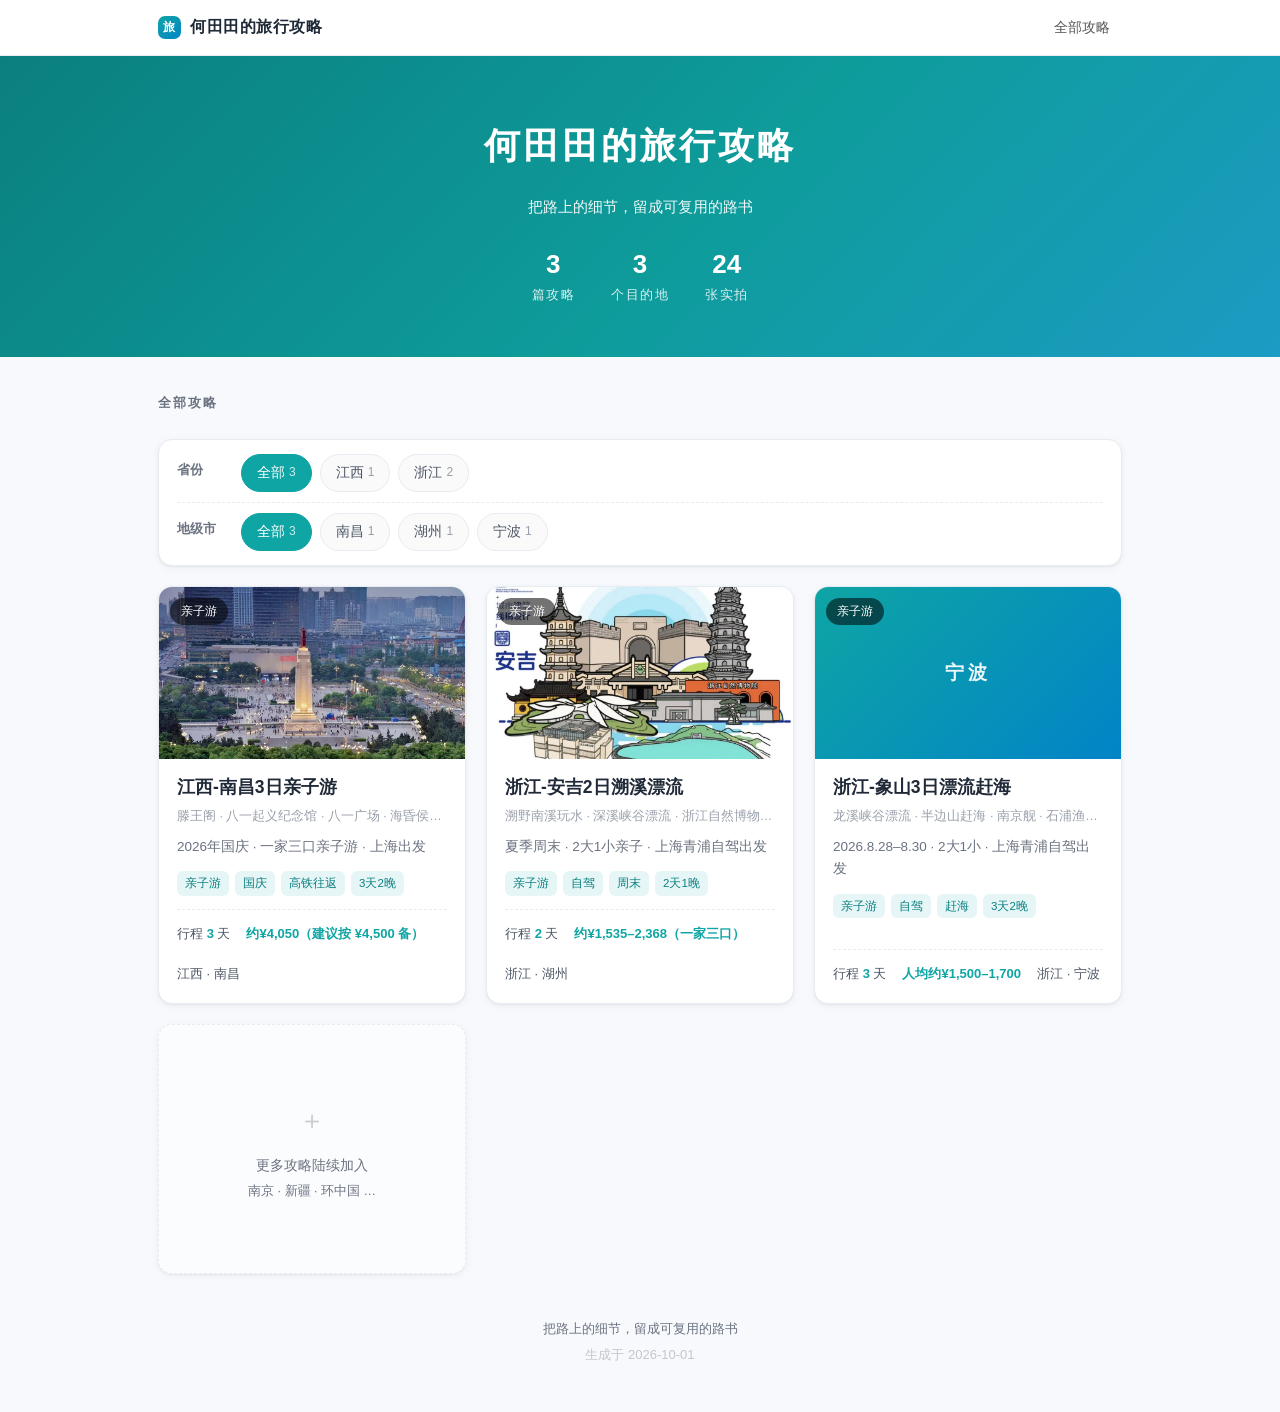
<file: index.html>
<!DOCTYPE html>
<html lang="zh-CN">
<head>
<meta charset="utf-8">
<meta name="viewport" content="width=device-width,initial-scale=1,viewport-fit=cover">
<meta name="description" content="把路上的细节，留成可复用的路书">
<meta name="theme-color" content="#0b7f80">
<meta property="og:title" content="何田田的旅行攻略">
<meta property="og:description" content="把路上的细节，留成可复用的路书">
<meta property="og:type" content="website">
<meta property="og:url" content="https://creamshi0208.github.io/TianTravel/">
<meta property="og:site_name" content="何田田的旅行攻略">
<meta property="og:locale" content="zh_CN">
<meta property="og:image" content="https://creamshi0208.github.io/TianTravel/images/nanchang/00_%E6%B1%9F%E8%A5%BF_%E5%8D%97%E6%98%8C3%E6%97%A5%E4%BA%B2%E5%AD%90%E6%B8%B8.webp">
<link rel="icon" href="data:image/svg+xml,%3Csvg xmlns='http://www.w3.org/2000/svg' viewBox='0 0 64 64'%3E%3Cdefs%3E%3ClinearGradient id='g' x1='0' y1='0' x2='1' y2='1'%3E%3Cstop offset='0' stop-color='%230b7f80'/%3E%3Cstop offset='1' stop-color='%230284c7'/%3E%3C/linearGradient%3E%3C/defs%3E%3Crect width='64' height='64' rx='14' fill='url(%23g)'/%3E%3Ctext x='32' y='45' font-size='34' text-anchor='middle' fill='%23fff' font-family='sans-serif' font-weight='700'%3E%E6%97%85%3C/text%3E%3C/svg%3E">
<title>何田田的旅行攻略</title>
<link rel="stylesheet" href="css/style.css">
<link rel="stylesheet" href="css/route.css">
<link rel="stylesheet" href="css/app-shell.css">
<script>document.documentElement.className += ' js';</script>
</head>
<body>
<div id="prog"></div>
<header class="topbar"><div class="in"><a class="brand" href="#/"><i>旅</i>何田田的旅行攻略</a><a class="tb-back" href="#/"><em>←</em>返回全部攻略</a><a class="tb-route" id="tbRoute" href="#/route"><em>🧭</em>查看路线图</a><button class="tb-share" id="shareBtn" type="button">分享</button><nav class="tb-nav"><a href="#/">全部攻略</a></nav></div></header>
<main><div class="view" id="v-home" data-view="home"><div class="hero-home"><h1>何田田的旅行攻略</h1><p class="lead">把路上的细节，留成可复用的路书</p><div class="stats"><div class="stat"><b>3</b><span>篇攻略</span></div><div class="stat"><b>3</b><span>个目的地</span></div><div class="stat"><b>24</b><span>张实拍</span></div></div></div><div class="wrap"><div class="sec-title">全部攻略</div><div class="fbar"><div class="frow"><span class="flab">省份</span><div class="fchips" id="fp"><button class="on" data-prov="全部" onclick="pickProv(this)">全部<i>3</i></button><button data-prov="江西" onclick="pickProv(this)">江西<i>1</i></button><button data-prov="浙江" onclick="pickProv(this)">浙江<i>2</i></button></div></div><div class="frow"><span class="flab">地级市</span><div class="fchips" id="fc"><button class="on" data-prov="全部" data-city="全部" onclick="pickCity(this)">全部<i>3</i></button><button data-prov="江西" data-city="南昌" onclick="pickCity(this)">南昌<i>1</i></button><button data-prov="浙江" data-city="湖州" onclick="pickCity(this)">湖州<i>1</i></button><button data-prov="浙江" data-city="宁波" onclick="pickCity(this)">宁波<i>1</i></button></div></div></div><div class="grid"><a class="gcard" href="#/nanchang-3d" data-prov="江西" data-city="南昌"><div class="cov"><img src="images/nanchang/00_江西_南昌3日亲子游.webp" alt="江西-南昌3日亲子游" loading="lazy"><span class="bd">亲子游</span></div><div class="bd2"><h3>江西-南昌3日亲子游</h3><p class="spots" title="滕王阁 · 八一起义纪念馆 · 八一广场 · 海昏侯国遗址 · 万寿宫 · 南昌之星">滕王阁 · 八一起义纪念馆 · 八一广场 · 海昏侯国遗址 · 万寿宫 · 南昌之星</p><p class="sub">2026年国庆 · 一家三口亲子游 · 上海出发</p><div class="tags"><span>亲子游</span><span>国庆</span><span>高铁往返</span><span>3天2晚</span></div><div class="meta"><span>行程 <b>3</b> 天</span><span><b>约¥4,050（建议按 ¥4,500 备）</b></span><span>江西 · 南昌</span></div></div></a><a class="gcard" href="#/anji-2d" data-prov="浙江" data-city="湖州"><div class="cov"><img src="images/anji/00_封面_安吉2日溯溪漂流.webp" alt="浙江-安吉2日溯溪漂流" loading="lazy" decoding="async"><span class="bd">亲子游</span></div><div class="bd2"><h3>浙江-安吉2日溯溪漂流</h3><p class="spots" title="溯野南溪玩水 · 深溪峡谷漂流 · 浙江自然博物院安吉馆">溯野南溪玩水 · 深溪峡谷漂流 · 浙江自然博物院安吉馆</p><p class="sub">夏季周末 · 2大1小亲子 · 上海青浦自驾出发</p><div class="tags"><span>亲子游</span><span>自驾</span><span>周末</span><span>2天1晚</span></div><div class="meta"><span>行程 <b>2</b> 天</span><span><b>约¥1,535–2,368（一家三口）</b></span><span>浙江 · 湖州</span></div></div></a><a class="gcard" href="#/xiangshan-3d" data-prov="浙江" data-city="宁波"><div class="cov nocov"><em>宁波</em><span class="bd">亲子游</span></div><div class="bd2"><h3>浙江-象山3日漂流赶海</h3><p class="spots" title="龙溪峡谷漂流 · 半边山赶海 · 南京舰 · 石浦渔港古城 · 东门岛">龙溪峡谷漂流 · 半边山赶海 · 南京舰 · 石浦渔港古城 · 东门岛</p><p class="sub">2026.8.28–8.30 · 2大1小 · 上海青浦自驾出发</p><div class="tags"><span>亲子游</span><span>自驾</span><span>赶海</span><span>3天2晚</span></div><div class="meta"><span>行程 <b>3</b> 天</span><span><b>人均约¥1,500–1,700</b></span><span>浙江 · 宁波</span></div></div></a><div class="gcard soon"><em>＋</em>更多攻略陆续加入<br><span style="font-size:12.5px">南京 · 新疆 · 环中国 …</span></div></div><div class="empty" id="empty">该分类下暂无攻略</div></div></div><div class="view" id="v-nanchang-3d" data-view="nanchang-3d"></div><div class="view" id="v-anji-2d" data-view="anji-2d"></div><div class="view" id="v-xiangshan-3d" data-view="xiangshan-3d"></div>
<div class="view" id="v-route" data-view="route"></div></main>
<div id="lb"><img id="lb-img" alt="放大查看"><div id="lb-cap"></div><button id="lb-x" type="button" aria-label="关闭">×</button></div>
<button id="toTop" title="回到顶部">↑</button>
<footer>把路上的细节，留成可复用的路书<br><span class="fl">手机同样可用 · 收藏本页随时查看</span></footer>
<script src="js/app-shell.js" defer></script>
<script src="js/app.js" defer></script>
</body>
</html>
</file>
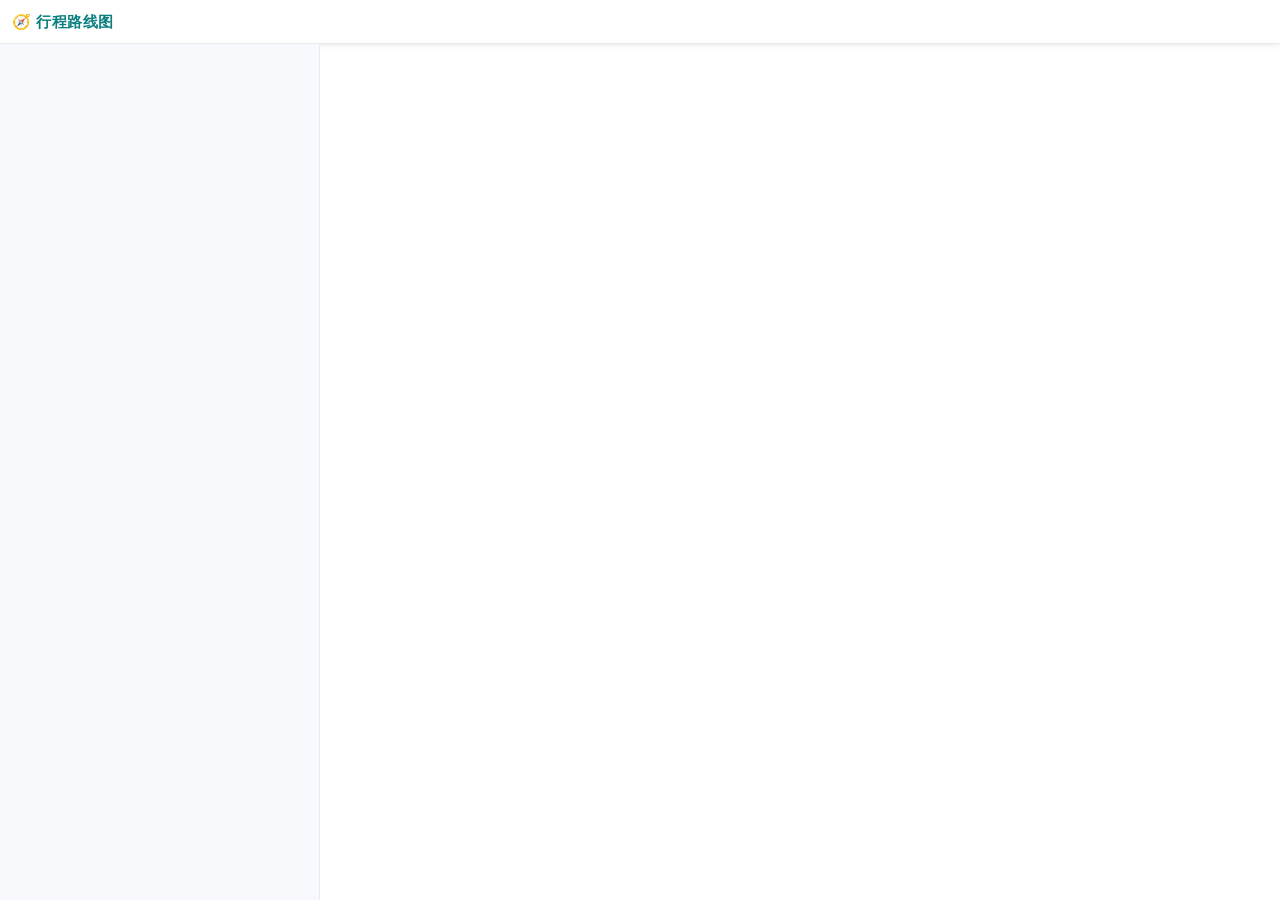
<file: views/route-frame.html>
<!DOCTYPE html>
<html lang="zh-CN">
<head>
<meta charset="utf-8">
<meta name="viewport" content="width=device-width, initial-scale=1">
<!-- 基准指回站点根：route.js 内部的 views/xxx.html、images/xxx.png 等相对路径才正确 -->
<base href="../">
<title>行程路线图</title>
<link rel="stylesheet" href="css/style.css">
<link rel="stylesheet" href="css/route.css">
<style>
  html, body { margin: 0; padding: 0; height: 100%; overflow: hidden; background: transparent; }
  #embed-root { height: 100%; }
  #embed-loading { padding: 28px 16px; text-align: center; color: #6b7280; font-size: 14px; font-family: inherit; }
</style>
</head>
<body class="page-route embed">
<div id="embed-root"><div id="embed-loading">正在加载路线图…</div></div>
<script>
window._AMapSecurityConfig = { securityJsCode: 'c3e4b6cfb8da4ce84b96fb98fac7b806' };
(function () {
  'use strict';
  var qs = new URLSearchParams(location.search);
  var guide = qs.get('guide') || '';
  /* route.js 启动时读它来决定加载哪篇攻略（见 route.js 的 bootSlug） */
  window.__routeParams = { guide: guide };

  function loadScript(src, cb) {
    var s = document.createElement('script');
    s.src = src; s.async = false;
    s.onload = function () { cb(null); };
    s.onerror = function () { cb(new Error('load fail: ' + src)); };
    document.head.appendChild(s);
  }
  function fail(msg) {
    var el = document.getElementById('embed-loading');
    if (el) el.textContent = msg;
  }

  fetch('views/route.html').then(function (r) {
    if (!r.ok) throw new Error('HTTP ' + r.status);
    return r.text();
  }).then(function (html) {
    document.getElementById('embed-root').innerHTML = html;
    document.getElementById('embed-root').classList.add('loaded');
    /* 让「返回攻略」等链接跳到父页面，而不是在 iframe 里换 hash */
    ['back-guide'].forEach(function (id) {
      var a = document.getElementById(id);
      if (a) a.setAttribute('target', '_top');
    });
    var brand = document.querySelector('.route-top .brand');
    if (brand) brand.setAttribute('target', '_top');
    loadScript('https://webapi.amap.com/maps?v=2.0&key=0b565bc9b5d0364ea88f7c03ec6cddcd&plugin=AMap.Geocoder,AMap.AutoComplete,AMap.Driving,AMap.Walking,AMap.Riding,AMap.Transfer,AMap.PlaceSearch', function (err) {
      if (err) { fail('地图服务加载失败，请检查网络后刷新页面。'); return; }
      loadScript('js/route.js', function (err2) {
        if (err2) fail('路线模块加载失败。');
      });
    });
  }).catch(function (e) {
    fail('路线图加载失败：' + (e && e.message ? e.message : '未知错误'));
  });
})();
</script>
</body>
</html>
</file>
<file: css/style.css>
:root{--ink:#1f2937;--ink-2:#6b7280;--ink-3:#9aa4b2;--muted:#6b7280;
--line:#e6ecf2;--bg:#f7f9fc;--bg-soft:#eef4f8;--card:#fff;
--brand:#0ea5a4;--brand-dark:#0b7f80;--brand2:#0284c7;--brand-soft:#e6f6f6;
--warm:#f59e0b;--danger:#e11d48;
--tip-bg:#fffaf4;--tip-line:#f6e3cb;--tip-ink:#7a4a17;--tip-ink-2:#b45309;
--radius:14px;--radius-s:10px;--radius-l:20px;
--shadow-s:0 1px 2px rgba(16,40,60,.05),0 2px 8px rgba(16,40,60,.05);
--ph-lg:185px;--ph-sm:150px}
*{box-sizing:border-box}
html{scroll-behavior:smooth}
a,button{-webkit-tap-highlight-color:transparent}
body{margin:0;background:var(--bg);color:var(--ink);font-size:16px;line-height:1.8;
font-family:-apple-system,BlinkMacSystemFont,"PingFang SC","Microsoft YaHei","Hiragino Sans GB",Arial,sans-serif;
-webkit-font-smoothing:antialiased}
.wrap{max-width:1000px;margin:0 auto;padding:0 18px}
strong{color:var(--brand)}

/* ===== 顶栏（sticky 常驻；详情页的返回按钮就挂在这里，永远贴在视口顶部） ===== */
.topbar{position:sticky;top:0;z-index:20;background:rgba(255,255,255,.9);
-webkit-backdrop-filter:blur(10px);backdrop-filter:blur(10px);border-bottom:1px solid var(--line)}
.topbar .in{max-width:1000px;margin:0 auto;padding:9px 18px;display:flex;align-items:center;gap:14px}
.brand{display:flex;align-items:center;gap:9px;text-decoration:none;color:var(--ink);
font-weight:700;font-size:16px;letter-spacing:.5px}
.brand i{width:23px;height:23px;border-radius:7px;font-style:normal;color:#fff;font-size:12px;
background:linear-gradient(140deg,var(--brand),var(--brand2));
display:flex;align-items:center;justify-content:center}
.tb-nav{margin-left:auto;display:flex;gap:4px}
.tb-nav a{text-decoration:none;font-size:14px;color:#555;padding:6px 12px;border-radius:8px}
.tb-nav a:hover{background:var(--brand-soft);color:var(--brand)}
/* 详情页：品牌与导航让位给「返回全部攻略」，按钮随顶栏常驻，不随正文滚走 */
.tb-back{display:none;align-items:center;gap:7px;text-decoration:none;font-size:14.5px;
font-weight:700;color:var(--brand);background:var(--brand-soft);border:1px solid #cdeceb;
padding:5px 14px 5px 11px;border-radius:var(--radius-s);line-height:1.5}
.tb-back:hover{background:#d8f0f0}
.tb-back:active{background:#cdeceb}
.tb-back em{font-style:normal;font-size:15px;line-height:1}
/* 详情页专属「查看路线图」按钮（在分享按钮左侧，跳转当前攻略路线图） */
.tb-route{display:none;align-items:center;gap:6px;font-size:14px;font-weight:700;color:var(--brand);
background:var(--brand-soft);border:1px solid #cdeceb;padding:6px 16px;border-radius:var(--radius-s);
line-height:1.5;cursor:pointer;text-decoration:none;margin-left:auto}
.tb-route:hover{background:#d8f0f0}
.tb-route:active{background:#cdeceb}
.tb-route em{font-style:normal;font-size:15px;line-height:1}
/* 详情页专属分享按钮（自定义分享菜单，全平台通用） */
.tb-share{display:none;align-items:center;gap:6px;font-size:14px;font-weight:700;color:var(--brand);
background:var(--brand-soft);border:1px solid #cdeceb;padding:6px 16px;border-radius:var(--radius-s);
line-height:1.5;cursor:pointer;font-family:inherit;position:relative}
.tb-share:active{background:#cdeceb}
html[data-view]:not([data-view="home"]) .topbar .brand,
html[data-view]:not([data-view="home"]) .topbar .tb-nav{display:none}
html[data-view]:not([data-view="home"]) .topbar .tb-back{display:flex}
html[data-view="nanchang-3d"] .topbar .tb-route,
html[data-view="anji-2d"] .topbar .tb-route,
html[data-view="xiangshan-3d"] .topbar .tb-route{display:inline-flex}
html[data-view]:not([data-view="home"]) .topbar .tb-share{display:inline-flex}

/* ===== 首页 hero ===== */
.hero-home{background:linear-gradient(135deg,#0b7f80 0%,#0e9c9b 55%,#1c9bc4 100%);
color:#fff;padding:58px 18px 48px;text-align:center}
.hero-home h1{margin:0;font-size:36px;font-weight:800;letter-spacing:3px}
.hero-home .lead{margin:14px auto 0;max-width:560px;font-size:15px;opacity:.94}
.stats{display:flex;justify-content:center;gap:36px;margin-top:28px;flex-wrap:wrap}
.stat b{display:block;font-size:26px;font-weight:800;line-height:1.25}
.stat span{font-size:12.5px;opacity:.85;letter-spacing:1.5px}

/* ===== 二级分类筛选：省份 / 地级市 ===== */
.fbar{background:#fff;border:1px solid var(--line);border-radius:14px;padding:14px 18px;
margin:24px 0 20px;box-shadow:var(--shadow-s)}
.frow{display:flex;align-items:flex-start;gap:12px}
.frow+.frow{margin-top:10px;padding-top:10px;border-top:1px dashed var(--line)}
.flab{flex:none;width:52px;font-size:13px;color:var(--muted);font-weight:600;line-height:31px}
.fchips{display:flex;flex-wrap:wrap;gap:8px;flex:1}
.fchips button{display:inline-flex;align-items:center;min-height:38px;border:1px solid var(--line);
background:#fafafb;color:#4b5563;font-size:13.5px;padding:6px 15px;border-radius:999px;
cursor:pointer;font-family:inherit;line-height:1.65}
.fchips button:hover{border-color:#b8e6e6;color:var(--brand)}
.fchips button:active{border-color:#b8e6e6;color:var(--brand);background:var(--brand-soft)}
.fchips button.on{background:var(--brand);border-color:var(--brand);color:#fff}
.fchips button i{font-style:normal;opacity:.55;font-size:12px;margin-left:4px}
.fchips button.on i{opacity:.8}
.empty{display:none;padding:46px 0;text-align:center;color:var(--muted);font-size:14px}
.grid{display:grid;grid-template-columns:repeat(auto-fill,minmax(300px,1fr));gap:20px;padding-bottom:8px}
.gcard{background:#fff;border:1px solid var(--line);border-radius:var(--radius);overflow:hidden;
text-decoration:none;color:inherit;display:flex;flex-direction:column;transition:.2s;
box-shadow:var(--shadow-s)}
.gcard:hover{transform:translateY(-3px);box-shadow:0 10px 26px rgba(16,24,40,.10);border-color:#b8e6e6}
.gcard:active{transform:scale(.985)}
.gcard .cov{position:relative;aspect-ratio:16/9;overflow:hidden;background:#eceef1}
.gcard .cov img{width:100%;height:100%;object-fit:cover;display:block;transition:.4s}
.gcard:hover .cov img{transform:scale(1.05)}
.gcard .cov .bd{position:absolute;left:11px;top:11px;background:rgba(0,0,0,.55);color:#fff;
font-size:12px;padding:3px 11px;border-radius:999px}
/* 没有实拍封面时用品牌色底 + 目的地名兜底，不留灰块 */
.gcard .cov.nocov{background:linear-gradient(135deg,var(--brand),var(--brand2));
display:flex;align-items:center;justify-content:center}
.gcard .cov.nocov em{font-style:normal;color:rgba(255,255,255,.93);font-size:19px;
font-weight:700;letter-spacing:4px}
.gcard .bd2{padding:16px 18px 18px;display:flex;flex-direction:column;flex:1}
.gcard h3{margin:0 0 6px;font-size:17.5px;font-weight:700;line-height:1.45}
/* 标题下方的一行小字：主要景点概述，恒定单行（超出省略，悬停看全） */
.gcard .spots{margin:0 0 10px;font-size:12.5px;color:#9aa1ab;line-height:1.6;
white-space:nowrap;overflow:hidden;text-overflow:ellipsis}
.gcard .sub{color:var(--muted);font-size:13.5px;margin:0 0 13px;line-height:1.65}
.tags{display:flex;gap:6px;flex-wrap:wrap;margin-bottom:13px}
.tags span{font-size:11.5px;color:var(--brand-dark);background:var(--brand-soft);border-radius:6px;padding:2px 8px}
.meta{display:flex;gap:16px;flex-wrap:wrap;font-size:13px;color:#4b5563;
margin-top:auto;padding-top:12px;border-top:1px dashed var(--line)}
.meta b{color:var(--brand)}
.gcard.soon{border-style:dashed;background:rgba(255,255,255,.55);align-items:center;
justify-content:center;text-align:center;color:var(--muted);font-size:13.5px;
padding:34px 24px;min-height:250px;line-height:2}
.gcard.soon em{font-style:normal;font-size:26px;display:block;margin-bottom:6px;color:#c8cbd0}
.sec-title{font-size:13px;letter-spacing:2px;color:var(--muted);font-weight:600;margin:34px 0 0}

/* ===== 攻略详情 ===== */
.guide-hero{background:linear-gradient(135deg,#0b7f80 0%,#0e9c9b 55%,#1c9bc4 100%);color:#fff;
padding:32px 18px 30px}
.guide-hero .in{max-width:900px;margin:0 auto}
.guide-hero h1{margin:0;font-size:30px;font-weight:800;letter-spacing:1.5px}
.guide-hero .spots-line{margin:9px 0 0;font-size:13px;opacity:.9;letter-spacing:.4px}
.guide-hero .sub2{margin:10px 0 17px;font-size:14.5px;opacity:.95}
.chips{display:flex;flex-wrap:wrap;gap:9px}
.chip{background:rgba(255,255,255,.18);border:1px solid rgba(255,255,255,.36);
border-radius:999px;padding:5px 14px;font-size:13px}
.gmain{max-width:900px;margin:0 auto;padding:0 18px 44px}
.toc-box{background:#fff;border:1px solid var(--line);border-radius:14px;padding:14px 16px;
margin-top:22px;box-shadow:var(--shadow-s)}
.toc-t{font-size:12.5px;color:var(--muted);font-weight:600;letter-spacing:1.5px;margin-bottom:10px}
.toc-grid{display:grid;grid-template-columns:repeat(4,1fr);gap:8px}
.toc-grid a{color:#333;text-decoration:none;font-size:13.5px;padding:10px;border-radius:var(--radius-s);
background:var(--bg-soft);border:1px solid var(--line);text-align:center;line-height:1.35;
overflow:hidden;text-overflow:ellipsis;white-space:nowrap}
.toc-grid a:hover{background:var(--brand-soft);color:var(--brand)}
.toc-grid a:active{background:var(--brand-soft);color:var(--brand)}
section.sec{margin:24px 0;scroll-margin-top:66px}
.card{background:#fff;border:1px solid var(--line);border-radius:var(--radius);padding:24px 26px;
box-shadow:var(--shadow-s)}
.card h2{font-size:20px;margin:0 0 18px;display:flex;align-items:center;gap:12px;
padding-bottom:14px;border-bottom:1px solid var(--line);line-height:1.5}
h2 .num{flex:none;width:28px;height:28px;border-radius:50%;background:var(--brand-soft);
color:var(--brand);font-size:14px;font-weight:700;display:flex;align-items:center;justify-content:center}
/* 二级分组标题：全站统一一套（原 h3.day / .mg-h / .rg-h 三套字号、内边距、
   锚点偏移各不相同，现合并为同一规格；h3.day 只保留额外的上下外边距） */
h3.day,.rg-h,.mg-h{font-size:15px;font-weight:700;color:#fff;
background:linear-gradient(90deg,#0ea5a4,#0284c7);display:inline-block;
padding:5px 16px;border-radius:999px;margin-bottom:12px}
h3.day{margin:26px 0 14px}
h3.day:first-of-type{margin-top:4px}
p{margin:10px 0}
p.lead-p{font-weight:600}
ul.lst{margin:10px 0;padding-left:20px}
ul.lst li{margin:6px 0}
/* 可勾选清单 ul.lst.ck（出行清单用；点击切换 .done） */
ul.lst.ck{list-style:none;padding-left:0}
ul.lst.ck li{position:relative;padding-left:28px;margin:7px 0;cursor:pointer;
-webkit-user-select:none;user-select:none}
ul.lst.ck li:before{content:"";position:absolute;left:0;top:3px;width:16px;height:16px;
border:1.5px solid #d5d8dd;border-radius:4px;background:#fff}
ul.lst.ck li.done{color:var(--muted);text-decoration:line-through}
ul.lst.ck li.done:before{background:var(--brand);border-color:var(--brand)}
ul.lst.ck li.done:after{content:"";position:absolute;left:5px;top:7px;width:7px;height:4px;
border-left:2px solid #fff;border-bottom:2px solid #fff;transform:rotate(-45deg)}
/* 手机上表格横向滚动：右边内阴影提示「还能往右滑」，滚到底由 JS 摘掉 */
.tw{overflow-x:auto;margin:16px 0;border:1px solid var(--line);border-radius:12px;
-webkit-overflow-scrolling:touch;overscroll-behavior-x:contain}
.tw.hint{-webkit-box-shadow:inset -16px 0 10px -10px rgba(16,24,40,.22);
box-shadow:inset -16px 0 10px -10px rgba(16,24,40,.22)}
table{border-collapse:collapse;width:100%;font-size:15px;min-width:420px}
th,td{padding:11px 14px;text-align:left;vertical-align:top;border-bottom:1px solid var(--line)}
thead th{background:var(--bg-soft);font-weight:600;color:#444;white-space:nowrap}
tbody tr:nth-child(even){background:#fcfcfd}
tbody tr:last-child td{border-bottom:none}
.tip{background:var(--tip-bg);border:1px solid var(--tip-line);border-left:3px solid var(--brand2);
border-radius:12px;padding:12px 16px;margin:14px 0;font-size:14.5px;color:var(--tip-ink)}
.tip-k{display:inline-block;font-weight:700;color:var(--tip-ink-2);margin-right:8px}
.tip-k:after{content:"·"}

/* 时间轴 */
.tl{position:relative;margin:8px 0 4px;padding-left:6px}
.tl:before{content:"";position:absolute;left:62px;top:14px;bottom:14px;width:2px;
background:linear-gradient(180deg,#b9e2e2,#d8f0f0)}
.tl-item{position:relative;display:flex;gap:18px;padding:8px 0}
.tl-t{flex:none;width:52px;text-align:right;font-size:14px;font-weight:700;color:var(--brand);
padding-top:2px;line-height:1.5}
.tl-c{position:relative;flex:1;background:#fbfbfc;border:1px solid var(--line);
border-radius:12px;padding:10px 14px;margin-left:22px}
.tl-c:before{content:"";position:absolute;left:-27px;top:16px;width:10px;height:10px;
border-radius:50%;background:#fff;border:3px solid var(--brand)}
.tl-a{font-weight:600;font-size:15.5px}
.tl-n{color:var(--muted);font-size:13.5px;margin-top:5px;line-height:1.75}
.tl-n span{display:block}

/* 路线卡 */


.rt{background:#fbfbfc;border:1px solid var(--line);border-radius:12px;padding:11px 14px;margin-bottom:9px}
.rt-h{display:flex;flex-wrap:wrap;align-items:center;gap:8px;font-size:15px;font-weight:600}
.rt-ar{color:var(--brand);font-weight:700}
.rt-d{margin-left:auto;flex:none;background:var(--brand-soft);color:var(--brand);font-size:12.5px;
font-weight:700;padding:2px 10px;border-radius:999px}
.rt-m{display:flex;flex-wrap:wrap;gap:7px;margin-top:8px}
.pill{font-size:12.5px;color:#4b5563;background:#fff;border:1px solid var(--line);
border-radius:6px;padding:3px 9px}
.pill.car{border-color:#cdeceb;background:#fffaf8}
.pill.bus{border-color:#d6e2f5;background:#f7f9fe}
.pill.walk{border-color:#cfe6d4;background:#f6fbf7}
.pill.no{color:#9aa1ab;background:#f6f7f8}

/* 餐饮卡 */
/* 分组容器：mgroup 与 rgroup 统一（原 rgroup 下边距 22px 且缺 scroll-margin-top） */
.mgroup,.rgroup{margin:16px 0 20px;scroll-margin-top:70px}
.meal{background:#fbfbfc;border:1px solid var(--line);border-radius:12px;
padding:12px 15px;margin-bottom:9px}
.meal .slot{display:inline-block;font-size:12px;font-weight:700;color:var(--brand);
background:var(--brand-soft);border-radius:6px;padding:2px 9px;margin-bottom:7px}
.ml-main{font-size:15.5px;font-weight:600;line-height:1.6}
.ml-sub{font-size:13.5px;color:var(--muted);margin-top:3px;line-height:1.75}
.ml-alt{font-size:13px;color:#0e7490;margin-top:6px;line-height:1.7;background:#ecfeff;border-left:3px solid #06b6d4;border-radius:0 8px 8px 0;padding:6px 10px}
.alt-tag{display:inline-block;font-weight:700;font-size:12px;border-radius:6px;padding:1px 7px;margin:0 5px 2px 0;color:#fff}
.alt-a{background:#0891b2}
.alt-b{background:#d97706}
.ml-cost{margin-top:8px;font-size:13px;font-weight:700;color:var(--tip-ink-2)}

/* 图集：可点击放大（灯箱），角标提示 */
.gal{display:grid;grid-template-columns:repeat(auto-fill,minmax(230px,1fr));gap:14px;margin-top:16px}
figure.ph{margin:0;background:#fff;border:1px solid var(--line);border-radius:12px;overflow:hidden;
position:relative;cursor:zoom-in}
figure.ph img{display:block;width:100%;height:var(--ph-lg);object-fit:cover}
figure.ph::after{content:"点击放大";position:absolute;right:9px;top:9px;font-size:11px;color:#fff;
background:rgba(20,24,30,.5);padding:3px 9px;border-radius:999px;letter-spacing:1px;
pointer-events:none}
figcaption{font-size:12.5px;color:var(--muted);padding:7px 10px;background:#fafafa;text-align:center}

/* 灯箱：点击任意处关闭，Esc 关闭，说明文字贴底部（避让全面屏手势条） */
#lb{position:fixed;inset:0;z-index:60;background:rgba(12,14,18,.93);display:none;
align-items:center;justify-content:center;padding:28px 20px 60px;cursor:zoom-out}
#lb.on{display:flex}
#lb img{max-width:100%;max-height:100%;object-fit:contain;border-radius:6px;
box-shadow:0 10px 40px rgba(0,0,0,.5)}
#lb-cap{position:absolute;left:0;right:0;bottom:0;
padding:16px 20px calc(16px + env(safe-area-inset-bottom,0px));color:rgba(255,255,255,.88);
font-size:13px;text-align:center;background:linear-gradient(180deg,transparent,rgba(0,0,0,.6))}
#lb-x{position:absolute;top:calc(14px + env(safe-area-inset-top,0px));
right:calc(14px + env(safe-area-inset-right,0px));width:40px;height:40px;border-radius:50%;
border:none;background:rgba(255,255,255,.16);color:#fff;font-size:17px;cursor:pointer;
font-family:inherit;line-height:1}
#lb-x:active{background:rgba(255,255,255,.3)}

/* 阅读进度条（贴顶栏下方，随滚动增长） */
#prog{position:fixed;top:0;left:0;height:3px;width:100%;transform:scaleX(0);transform-origin:0 0;
background:linear-gradient(90deg,var(--brand),var(--brand2));z-index:50;pointer-events:none}

footer{text-align:center;color:var(--muted);font-size:13px;line-height:2;
padding:34px 18px calc(44px + env(safe-area-inset-bottom,0px))}
footer .fl{color:#c3c7cd}
#toTop{position:fixed;right:calc(16px + env(safe-area-inset-right,0px));
bottom:calc(24px + env(safe-area-inset-bottom,0px));width:44px;height:44px;border-radius:50%;
border:1px solid var(--line);background:#fff;color:var(--brand);font-size:17px;cursor:pointer;
box-shadow:0 4px 14px rgba(16,24,40,.12);z-index:30;font-family:inherit;
opacity:0;visibility:hidden;pointer-events:none;transition:opacity .25s,visibility .25s}
#toTop.show{opacity:1;visibility:visible;pointer-events:auto}
#toTop:hover{background:var(--brand-soft)}
#toTop:active{background:var(--brand-soft)}

/* ===== 视图显隐 =====
   默认一律隐藏，只由路由点亮 —— 保证「没点过的攻略详情」绝不会先渲染出来。
   （以前是靠 body 末尾的脚本加 .js 类才隐藏，文档解析期间详情会整片闪现。）
   无 JS 时兜底：只显示首页卡片墙，详情仍然一个都不渲染。 */
.view{display:none}
.view.on{display:block}
html:not(.js) #v-home{display:block}


/* ===== 打印 / 导出 PDF =====
   路书经常要打出来随身带、或导成 PDF 存档。屏幕上的常驻顶栏、进度条、
   悬浮按钮、灯箱、「点击放大」角标在纸面上全是噪音，一律隐掉；
   渐变 hero 反白成黑字，免得印出一片深底又吃墨；卡片表格图片尽量不跨页断开。 */
@media print{
 @page{margin:14mm}
 .topbar,#prog,#toTop,#lb,.tb-share{display:none!important}
 .hero-home,.guide-hero{background:#fff!important;color:#000!important;
  -webkit-print-color-adjust:exact;print-color-adjust:exact}
 .hero-home .lead,.hero-home .stat span,.guide-hero .spots-line,.guide-hero .sub2{
  color:#444!important;opacity:1!important}
 .gcard,.card,figure.ph,.meal,.pt,table,.tl{break-inside:avoid;page-break-inside:avoid;
  box-shadow:none!important;border-color:#ccc!important}
 .gcard:hover{transform:none}
 figure.ph::after{display:none}
 .story-play{display:none!important}
 .story{background:#fff!important;border-color:#ccc!important}
 a{color:inherit!important;text-decoration:none}
 #sidetoc{display:none!important}
 footer{padding:14px 0 0}
}

/* ===== 悬浮章节目录（JS 动态生成 #sidetoc）=====
   桌面宽屏（≥1240px）：正文 900px 居中后右侧有富余，固定一个竖排小目录，
   滚动时高亮当前章节，点任意章节平滑跳转（走全局锚点委托，不占历史栈）；
   手机（≤640px）：改成贴底的横滑章节条，不占文档流、不推 hero；
   中间尺寸不显示 —— 那个区间正文两侧没有富余，页首的 toc-box 加右下角
   回顶按钮已经够用。 */
#sidetoc{display:none}
/* 空容器一律隐藏：主页/无目录页面 JS 会留下空 #sidetoc，
   桌面宽屏规则不依赖 .show，会把它渲染成右上角白色空盒 */
#sidetoc:empty{display:none!important}
@media(min-width:1240px){
 #sidetoc{display:block;position:fixed;top:84px;right:14px;width:150px;
  max-height:calc(100vh - 130px);overflow:auto;z-index:15;
  background:#fff;border:1px solid var(--line);border-radius:12px;padding:10px 7px;
  box-shadow:var(--shadow-s);font-size:12.5px}
 #sidetoc .st-t{font-size:11.5px;color:var(--muted);font-weight:600;letter-spacing:1.5px;
  padding:2px 8px 8px}
 #sidetoc a{display:block;padding:5px 8px;border-radius:var(--radius-s);color:var(--ink);
  text-decoration:none;line-height:1.5;white-space:nowrap;overflow:hidden;text-overflow:ellipsis}
 #sidetoc a.on{background:var(--brand-soft);color:var(--brand);font-weight:700}
}
@media(max-width:640px){
 #sidetoc.show{display:flex;gap:8px;position:fixed;left:0;right:0;bottom:0;z-index:25;
  overflow-x:auto;-webkit-overflow-scrolling:touch;scrollbar-width:none;
  background:rgba(255,255,255,.96);-webkit-backdrop-filter:blur(10px);backdrop-filter:blur(10px);
  border-top:1px solid var(--line);
  padding:8px 12px calc(8px + env(safe-area-inset-bottom,0px))}
 #sidetoc.show::-webkit-scrollbar{display:none}
 #sidetoc .st-t{display:none}
 #sidetoc a{flex:none;font-size:12.5px;color:var(--ink);text-decoration:none;
  background:#fff;border:1px solid var(--line);border-radius:999px;padding:5px 13px}
 #sidetoc a.on{background:var(--brand);border-color:var(--brand);color:#fff;font-weight:700}
 /* 底部让给章节条，回顶按钮上移 */
 #toTop{bottom:70px}
 /* 打印时正文卡片由 @media print 处理，这里只补底部条的高度占位 */
 body{padding-bottom:52px}
}

/* ===== 行程内联配图 / 图集分组 / 景点速查 ===== */
.tl-ph{margin:10px 0 2px;max-width:300px}
figure.tl-ph img{height:var(--ph-sm)}
.ph-more{display:inline-block;margin:6px 0 2px;font-size:13px;color:var(--brand);
 text-decoration:none;border-bottom:1px dashed var(--brand2)}

.poi-links{display:flex;flex-wrap:wrap;gap:8px;margin-top:9px}
.poi-links a{display:inline-block;font-size:13px;color:var(--brand);background:#fff;
 border:1px solid #cdeceb;border-radius:999px;padding:4px 13px;text-decoration:none}
.poi-links a:hover{background:var(--brand-soft)}

/* ===== 重要提示卡 .pt =====
   左侧色条 + 名称 + 状态标签（绿=免费/无需预约，橙=需抢票）+ 说明文字。
   比早先的裸段落/借用 .rt 层次清楚：一眼能扫出「哪个要抢、哪个不用」。 */
.pt{background:#fff;border:1px solid var(--line);border-left:3px solid var(--brand2);
 border-radius:12px;padding:13px 16px;margin-bottom:10px}
.pt-h{display:flex;flex-wrap:wrap;align-items:baseline;gap:9px;margin-bottom:6px}
.pt-n{font-size:15.5px;font-weight:700;color:var(--ink);line-height:1.5}
.pt-tag{font-size:12px;font-weight:700;border-radius:6px;padding:2px 9px;
 background:var(--brand-soft);color:var(--brand);white-space:nowrap}
.pt-tag.t-ok{background:#e1f5ee;color:#0f6e56}
.pt-tag.t-warn{background:#faece7;color:#b45309}
.pt-tag.t-err{background:#e6f6f6;color:#0b7f80}
.pt-d{font-size:14px;color:#4b5563;line-height:1.8}
.pt-d b{color:var(--brand)}

/* ===== 景点讲解卡（讲给娃听 + 语音播放）=====
   挂在速查卡 .rt 里；App 壳内联注入行程条目时样式走 app-shell.css */
.story{margin-top:10px;background:var(--brand-soft);border:1px solid #cdeceb;border-radius:10px;padding:10px 13px}
.story-bar{display:flex;align-items:center;gap:8px;flex-wrap:wrap;margin-bottom:4px}
.story-bar b{font-size:13px;color:var(--brand-dark);letter-spacing:.5px}
.story-play{border:1px solid #cdeceb;background:#fff;color:var(--brand-dark);font-size:12px;
font-family:inherit;cursor:pointer;border-radius:999px;padding:3px 11px;line-height:1.5;
-webkit-tap-highlight-color:transparent}
.story-play:active{background:#d8f0f0}
.story p{margin:6px 0 0;font-size:14px;color:var(--ink-2);line-height:1.9}
@media(max-width:640px){
 .pt{padding:12px 13px}
 .pt-n{font-size:15px}
}
@media(max-width:640px){.tl-ph{max-width:240px}}

@media(max-width:640px){
 .hero-home{padding:42px 16px 36px}.hero-home h1{font-size:25px;letter-spacing:1.5px}
 .stats{gap:24px}.stat b{font-size:22px}
 .grid{grid-template-columns:1fr}
 .toc-grid{grid-template-columns:repeat(2,1fr)}
 .card{padding:18px 15px}
 .guide-hero h1{font-size:22px}
 /* 表格压小字号/内距 + 放宽最小宽度，很多表不用横滑也能放下 */
 table{font-size:13.5px;min-width:340px}
 th,td{padding:9px 10px}
 /* 筛选 chips 提到 40px 触控高度 */
 .fchips button{min-height:40px;font-size:14px}
 .tl:before{left:52px}.tl-t{width:42px;font-size:13px}.tl-c{margin-left:14px}
 .tl-c:before{left:-19px}
 figure.ph img{height:var(--ph-sm)}
}

/* ===== 按需加载视图的 loading / error 状态 ===== */
.view.loading{min-height:60vh}
.view.loading::after{content:'加载中…';display:block;text-align:center;padding:80px 20px;color:#999;font-size:15px}
.view.load-error{min-height:60vh}
.view.load-error::after{content:'内容加载失败，请刷新重试';display:block;text-align:center;padding:80px 20px;color:#0ea5a4;font-size:15px}

/* ===== 第六章内联「行程路线图」 ===== */
.route-embed{margin-top:18px;border:1px solid var(--line);border-radius:var(--radius);overflow:hidden;background:var(--card)}
.route-embed .re-head{display:flex;align-items:baseline;gap:10px;flex-wrap:wrap;padding:11px 14px;background:var(--brand-soft);border-bottom:1px solid var(--line)}
.route-embed .re-title{font-size:15px;font-weight:700;color:var(--brand-dark)}
.route-embed .re-sub{font-size:12.5px;color:var(--ink-2)}
.route-embed .re-frame{display:block;width:100%;height:620px;border:0;background:var(--bg)}
.route-embed .re-foot{display:flex;align-items:center;gap:12px;flex-wrap:wrap;padding:9px 14px;border-top:1px solid var(--line);background:var(--bg-soft)}
.route-embed .re-full{font-size:13px;font-weight:600;color:var(--brand-dark);text-decoration:none}
.route-embed .re-full:hover{text-decoration:underline}
.route-embed .re-tip{font-size:12px;color:var(--ink-2)}
@media (max-width:640px){.route-embed .re-frame{height:540px}}
</file>
<file: css/route.css>
/* route.css —— 路线规划页专属样式（从 route.html 内联提取）
   ⚠️ 作用域约定：本文件所有组件规则都挂在
      :is(.view[data-view="route"], body.page-route)
      两个根之下 —— 前者是 SPA 路线视图，后者是 iframe 内嵌（第六章 route-frame）。
   这样 route.css 不会与 style.css 的同名类互相覆盖
   （历史上 .chip / .brand / .hint 都被全局泄漏覆盖过：hero 胶囊变灰、
    表格横滑提示被改字号）。例外只有三类全局规则：
   ① body.page-route / html[data-view="route"] 的 SPA 集成规则；
   ② .route-toast（JS 挂在 document.body 上）；
   ③ iframe 的 .embed 覆盖（body.page-route.embed）。 */

body.page-route { overflow: hidden; }

:is(.view[data-view="route"], body.page-route) .route-shell {
  position: fixed; inset: 0; z-index: 1;
  display: flex; flex-direction: column;
  background: var(--bg);
}
:is(.view[data-view="route"], body.page-route) .route-top {
  flex: 0 0 auto; display: flex; align-items: center; flex-wrap: wrap; gap: 14px;
  padding: 10px 16px; background: var(--card); border-bottom: 1px solid var(--line);
  box-shadow: var(--shadow-s);
}
:is(.view[data-view="route"], body.page-route) .route-top .brand { font-weight: 700; color: var(--brand-dark); font-size: 17px; white-space: nowrap; }
:is(.view[data-view="route"], body.page-route) .route-top .trip-title-label { flex: 1 1 auto; min-width: 0; font-size: 15px; font-weight: 600; color: var(--ink); overflow: hidden; text-overflow: ellipsis; white-space: nowrap; }
:is(.view[data-view="route"], body.page-route) .route-top .trip-title-input {
  flex: 1 1 auto; min-width: 120px; border: 1px solid var(--line); border-radius: var(--radius-s);
  padding: 7px 10px; font-size: 14px; background: var(--bg-soft); color: var(--ink);
}
:is(.view[data-view="route"], body.page-route) .route-top .top-actions { display: flex; align-items: center; flex-wrap: wrap; gap: 8px; margin-left: auto; }
:is(.view[data-view="route"], body.page-route) .route-main { flex: 1 1 auto; display: flex; min-height: 0; }
:is(.view[data-view="route"], body.page-route) .route-side {
  flex: 0 0 400px; max-width: 92vw; overflow-y: auto; padding: 14px;
  background: var(--bg); border-right: 1px solid var(--line);
  display: flex; flex-direction: column; gap: 14px;
}
:is(.view[data-view="route"], body.page-route) .route-map-wrap { flex: 1 1 auto; position: relative; min-width: 0; }
:is(.view[data-view="route"], body.page-route) #map-canvas { position: absolute; inset: 0; }
:is(.view[data-view="route"], body.page-route) .map-tip {
  position: absolute; top: 10px; left: 50%; transform: translateX(-50%);
  background: rgba(31, 41, 55, .85); color: #fff; font-size: 13px;
  padding: 6px 14px; border-radius: 999px; z-index: 5; display: none; white-space: nowrap;
}
:is(.view[data-view="route"], body.page-route) .map-tip.show { display: block; }
:is(.view[data-view="route"], body.page-route) .map-tip { font-weight: 600; }
:is(.view[data-view="route"], body.page-route) .panel { background: var(--card); border: 1px solid var(--line); border-radius: var(--radius); box-shadow: var(--shadow-s); padding: 13px 14px; }
:is(.view[data-view="route"], body.page-route) .panel h2 { margin: 0 0 10px; font-size: 15px; color: var(--ink); display: flex; align-items: center; gap: 8px; }
:is(.view[data-view="route"], body.page-route) .panel h2 .step-badge { background: var(--brand-soft); color: var(--brand-dark); font-size: 12px; border-radius: 999px; padding: 1px 9px; font-weight: 600; }
:is(.view[data-view="route"], body.page-route) .field-row { display: flex; gap: 8px; align-items: center; margin-bottom: 8px; }
:is(.view[data-view="route"], body.page-route) .field-row label { font-size: 13px; color: var(--ink-2); flex: 0 0 auto; }
:is(.view[data-view="route"], body.page-route) input[type="text"],
:is(.view[data-view="route"], body.page-route) input[type="number"] {
  border: 1px solid var(--line); border-radius: var(--radius-s); padding: 8px 10px;
  font-size: 14px; background: #fff; color: var(--ink); width: 100%; min-width: 0;
}
:is(.view[data-view="route"], body.page-route) .btn {
  border: none; border-radius: var(--radius-s); padding: 8px 14px; font-size: 14px; cursor: pointer;
  background: var(--brand); color: #fff; white-space: nowrap; font-weight: 500;
  transition: filter .15s ease;
}
:is(.view[data-view="route"], body.page-route) .btn:hover { filter: brightness(1.08); }
:is(.view[data-view="route"], body.page-route) .btn:disabled { opacity: .5; cursor: not-allowed; }
:is(.view[data-view="route"], body.page-route) .btn.ghost { background: var(--bg-soft); color: var(--ink); border: 1px solid var(--line); }
:is(.view[data-view="route"], body.page-route) .btn.small { padding: 4px 10px; font-size: 12.5px; }
:is(.view[data-view="route"], body.page-route) .btn.warn { background: var(--warm); }
:is(.view[data-view="route"], body.page-route) .chip-row { display: flex; flex-wrap: wrap; gap: 6px; margin-bottom: 8px; }
:is(.view[data-view="route"], body.page-route) .chip {
  font-size: 12.5px; padding: 3px 11px; border-radius: 999px; cursor: pointer; user-select: none;
  background: var(--bg-soft); color: var(--ink-2); border: 1px solid var(--line);
}
:is(.view[data-view="route"], body.page-route) .chip.on { background: var(--brand); border-color: var(--brand); color: #fff; }
:is(.view[data-view="route"], body.page-route) .result-list { max-height: 240px; overflow-y: auto; display: flex; flex-direction: column; gap: 6px; }
:is(.view[data-view="route"], body.page-route) .result-item {
  display: flex; align-items: flex-start; gap: 8px; padding: 8px 10px;
  border: 1px solid var(--line); border-radius: var(--radius-s); background: #fff;
}
:is(.view[data-view="route"], body.page-route) .result-item .r-main { flex: 1 1 auto; min-width: 0; }
:is(.view[data-view="route"], body.page-route) .result-item .r-name { font-size: 13.5px; font-weight: 600; color: var(--ink); word-break: break-all; }
:is(.view[data-view="route"], body.page-route) .result-item .r-addr { font-size: 12px; color: var(--ink-3); margin-top: 2px; display: -webkit-box; -webkit-line-clamp: 2; -webkit-box-orient: vertical; overflow: hidden; }
:is(.view[data-view="route"], body.page-route) .hint { font-size: 12.5px; color: var(--ink-3); line-height: 1.6; }
:is(.view[data-view="route"], body.page-route) .hint.err { color: var(--danger); }
:is(.view[data-view="route"], body.page-route) .day-tabs { display: flex; flex-wrap: wrap; gap: 6px; }
:is(.view[data-view="route"], body.page-route) .day-tab {
  font-size: 13px; padding: 5px 13px; border-radius: 999px; cursor: pointer;
  border: 1.5px solid var(--line); background: #fff; color: var(--ink-2); user-select: none;
}
:is(.view[data-view="route"], body.page-route) .day-tab.on { color: #fff; border-color: transparent; }
:is(.view[data-view="route"], body.page-route) .day-card { border: 1px solid var(--line); border-radius: var(--radius); overflow: hidden; background: #fff; }
:is(.view[data-view="route"], body.page-route) .day-card + .day-card { margin-top: 10px; }
:is(.view[data-view="route"], body.page-route) .day-head {
  display: flex; align-items: center; gap: 8px; padding: 9px 14px; color: #fff; font-size: 15px; font-weight: 600;
}
:is(.view[data-view="route"], body.page-route) .day-head .day-sum { margin-left: auto; font-weight: 400; font-size: 12px; opacity: .92; white-space: nowrap; }
/* day-head 兼当日切换按钮：激活天实色、非激活天白底彩字，点击切换 */
:is(.view[data-view="route"], body.page-route) .day-head.switch { cursor: pointer; user-select: none; transition: filter .12s ease; }
:is(.view[data-view="route"], body.page-route) .day-head.switch:hover { filter: brightness(.97); }
:is(.view[data-view="route"], body.page-route) .day-head .dh-tag { white-space: nowrap; overflow: hidden; text-overflow: ellipsis; min-width: 0; }
:is(.view[data-view="route"], body.page-route) .day-head .dh-arrow { font-size: 12px; font-weight: 600; opacity: .95; white-space: nowrap; }
:is(.view[data-view="route"], body.page-route) .day-card.on { box-shadow: 0 2px 10px rgba(16, 40, 60, .10); }
:is(.view[data-view="route"], body.page-route) .stop-row { border-bottom: 1px dashed var(--line); }
:is(.view[data-view="route"], body.page-route) .stop-row:last-child { border-bottom: none; }
:is(.view[data-view="route"], body.page-route) .stop-item { display: flex; align-items: center; gap: 10px; padding: 9px 12px; }
:is(.view[data-view="route"], body.page-route) .stop-no {
  flex: 0 0 auto; width: 24px; height: 24px; border-radius: 50%; color: #fff;
  font-size: 13px; display: flex; align-items: center; justify-content: center; font-weight: 600;
}
:is(.view[data-view="route"], body.page-route) .stop-main { flex: 1 1 auto; min-width: 0; }
:is(.view[data-view="route"], body.page-route) .stop-name { display: block; font-size: 14.5px; color: var(--ink); word-break: break-all; line-height: 1.5; }
:is(.view[data-view="route"], body.page-route) .stop-meta { display: block; font-size: 12.5px; color: var(--ink-3); line-height: 1.5; margin-top: 1px; }
:is(.view[data-view="route"], body.page-route) .stop-tools { display: flex; align-items: center; gap: 6px; padding: 2px 12px 9px 46px; flex-wrap: wrap; }
:is(.view[data-view="route"], body.page-route) .stop-tools .seg-mode { max-width: none; }
:is(.view[data-view="route"], body.page-route) .stop-tools button {
  border: 1px solid var(--line); background: var(--bg-soft); border-radius: var(--radius-s); cursor: pointer;
  font-size: 12.5px; padding: 3px 8px; color: var(--ink-2); line-height: 1.4;
}
:is(.view[data-view="route"], body.page-route) .stop-tools button:hover { background: var(--brand-soft); color: var(--brand-dark); }
:is(.view[data-view="route"], body.page-route) .stop-tools select { border: 1px solid var(--line); border-radius: 6px; font-size: 12.5px; padding: 2px 4px; background: #fff; color: var(--ink-2); }
:is(.view[data-view="route"], body.page-route) .stop-ops { display: flex; gap: 3px; flex: 0 0 auto; align-items: center; }
:is(.view[data-view="route"], body.page-route) .stop-ops button {
  border: 1px solid var(--line); background: var(--bg-soft); border-radius: var(--radius-s); cursor: pointer;
  font-size: 12.5px; padding: 3px 7px; color: var(--ink-2); line-height: 1.4;
}
:is(.view[data-view="route"], body.page-route) .stop-ops button:hover { background: var(--brand-soft); color: var(--brand-dark); }
:is(.view[data-view="route"], body.page-route) .stop-ops select { border: 1px solid var(--line); border-radius: 6px; font-size: 12.5px; padding: 2px 3px; background: #fff; color: var(--ink-2); max-width: 80px; }
:is(.view[data-view="route"], body.page-route) .seg-mode { flex: 0 0 auto; border: 1px solid var(--line); border-radius: 6px; font-size: 12.5px; padding: 2px 3px;
  background: var(--bg-soft); color: var(--brand-dark); max-width: 82px; }
:is(.view[data-view="route"], body.page-route) .day-empty { padding: 12px; font-size: 12.5px; color: var(--ink-3); text-align: center; }
:is(.view[data-view="route"], body.page-route) .est-badge { font-size: 11px; color: var(--warm); border: 1px solid var(--warm); border-radius: 4px; padding: 0 4px; margin-left: 6px; }
:is(.view[data-view="route"], body.page-route) .gen-bar { display: flex; gap: 8px; align-items: center; }
:is(.view[data-view="route"], body.page-route) .gen-bar .btn.gen { flex: 1 1 auto; font-size: 15px; padding: 11px 0; }
:is(.view[data-view="route"], body.page-route) .route-status { font-size: 12.5px; color: var(--ink-2); text-align: center; padding: 4px 0; min-height: 22px; }

/* ===== SPA 集成：route 视图激活时隐藏站点 topbar/footer（全局规则，不收作用域） ===== */
html[data-view="route"] .topbar,
html[data-view="route"] footer,
html[data-view="route"] #toTop,
html[data-view="route"] #sidetoc { display: none !important; }
html[data-view="route"] body,
html[data-view="route"] main { overflow: hidden; }
html[data-view="route"] .view[data-view="route"] { display: block; }
html[data-view="route"] .view[data-view="route"].on { display: block; }

/* ===== Phase 3: 体验统一 ===== */
/* 路线页「返回攻略」链接 */
:is(.view[data-view="route"], body.page-route) .back-to-guides {
  font-size: 14px; font-weight: 600; color: var(--brand-dark);
  text-decoration: none; white-space: nowrap;
  padding: 5px 12px; border-radius: var(--radius-s); background: var(--brand-soft);
  border: 1px solid #cdeceb; transition: background .15s ease;
}
:is(.view[data-view="route"], body.page-route) .back-to-guides:hover { background: #d8f0f0; }

/* 攻略页顶栏「查看路线图」按钮样式在 style.css（.tb-route） */

/* ===== Phase 4: 手动定位 ===== */
:is(.view[data-view="route"], body.page-route) .loc-warn { font-size: 11px; color: #dc2626; background: #fef2f2; border: 1px solid #fecaca; border-radius: 4px; padding: 0 5px; margin-left: 5px; vertical-align: middle; white-space: nowrap; }
:is(.view[data-view="route"], body.page-route) .loc-manual { font-size: 11px; color: #0e7490; background: #ecfeff; border: 1px solid #a5f3fc; border-radius: 4px; padding: 0 5px; margin-left: 5px; vertical-align: middle; white-space: nowrap; }
:is(.view[data-view="route"], body.page-route) .stop-row.unlocated { background: #fffbeb; }
:is(.view[data-view="route"], body.page-route) .stop-row.unlocated .stop-item { background: #fffbeb; }
:is(.view[data-view="route"], body.page-route) .btn-locate { background: var(--brand-soft); color: var(--brand-dark); border: 1px solid #cdeceb; border-radius: var(--radius-s); cursor: pointer; font-size: 12px; padding: 3px 9px; line-height: 1.5; white-space: nowrap; transition: all .15s ease; }
:is(.view[data-view="route"], body.page-route) .btn-locate:hover { background: var(--brand); color: #fff; border-color: var(--brand); }
:is(.view[data-view="route"], body.page-route) .stop-item { position: relative; }
:is(.view[data-view="route"], body.page-route) .stop-ops { margin-left: auto; flex: 0 0 auto; }

/* ===== 每段交通方式切换按钮（日卡片 stop-meta 里的一排小胶囊） ===== */
:is(.view[data-view="route"], body.page-route) .seg-modes { display: inline-flex; flex-wrap: wrap; gap: 4px; margin-top: 4px; }
:is(.view[data-view="route"], body.page-route) .seg-m {
  border: 1px solid var(--line); background: #fff; color: var(--ink-2); cursor: pointer;
  font-size: 11px; font-family: inherit; line-height: 1; padding: 4px 8px; border-radius: 999px;
  white-space: nowrap; transition: all .15s ease;
}
:is(.view[data-view="route"], body.page-route) .seg-m:hover { color: var(--ink); border-color: var(--brand); }
:is(.view[data-view="route"], body.page-route) .seg-m.on { background: var(--brand); border-color: var(--brand); color: #fff; font-weight: 600; }
:is(.view[data-view="route"], body.page-route) .seg-m:active { transform: scale(.94); }

/* ===== 轻提示 toast（JS 直接挂 document.body，保持全局） ===== */
.route-toast {
  position: fixed; left: 50%; top: 24px; transform: translate(-50%, -14px);
  z-index: 9999; max-width: 86vw;
  background: rgba(17, 24, 39, .93); color: #fff; font-size: 13.5px; line-height: 1.5;
  padding: 9px 18px; border-radius: var(--radius-s); box-shadow: 0 8px 24px rgba(0, 0, 0, .22);
  opacity: 0; pointer-events: none; transition: opacity .28s ease, transform .28s ease;
}
.route-toast.on { opacity: 1; transform: translate(-50%, 0); }

/* ===== 内嵌到攻略第六章（iframe 内）的紧凑模式（仅 iframe，body.page-route.embed） ===== */
body.page-route.embed .route-top { padding: 8px 12px; gap: 10px; }
body.page-route.embed .route-top .brand { font-size: 15px; }
body.page-route.embed .route-side { flex: 0 0 320px; padding: 10px; gap: 10px; }
body.page-route.embed .route-shell { background: transparent; }

@media (max-width: 860px) {
  :is(.view[data-view="route"], body.page-route) .route-main { flex-direction: column-reverse; }
  :is(.view[data-view="route"], body.page-route) .route-side { flex: 1 1 auto; width: auto; max-width: none; border-right: none; border-top: 1px solid var(--line); }
  :is(.view[data-view="route"], body.page-route) .route-map-wrap { flex: 0 0 42vh; }
}
</file>
<file: css/app-shell.css>
/* app-shell.css —— 攻略详情页「手机 App 壳」
   ≤640px：有壳的攻略页隐藏文档与站点 chrome，App 全屏接管；
   桌面与打印：完全不受影响（壳不显示，文档原样）。 */

/* 壳默认隐藏（桌面看文档） */
.ap-app{display:none}

@media(max-width:640px){
  /* 有壳的视图：文档让位（gmain 内含注入的 route-embed，随之隐藏） */
  .view.ap-shell .guide-hero,
  .view.ap-shell .gmain{display:none}

  /* 站点 chrome 让位（仅 App 模式） */
  html[data-ap="1"] .topbar,
  html[data-ap="1"] #toTop,
  html[data-ap="1"] #sidetoc,
  html[data-ap="1"] #prog,
  html[data-ap="1"] footer{display:none!important}

  html[data-ap="1"] body{overflow:hidden}
  html[data-ap="1"] main{height:100dvh;overflow:hidden}

  .view.ap-shell .ap-app{
    display:flex;flex-direction:column;
    height:100dvh;background:var(--bg)}

  /* 顶栏 */
  .ap-head{flex:none;display:flex;align-items:center;gap:10px;
    padding:calc(10px + env(safe-area-inset-top,0px)) 14px 10px;
    background:#fff;border-bottom:1px solid var(--line)}
  .ap-back,.ap-share{flex:none;display:flex;align-items:center;justify-content:center;
    border:none;background:none;color:var(--brand);font-family:inherit;
    font-size:14px;font-weight:700;cursor:pointer;padding:4px 6px;border-radius:8px;
    -webkit-tap-highlight-color:transparent}
  .ap-share{padding:5px 10px;background:var(--brand-soft);border:1px solid #cdeceb;font-size:13px}
  .ap-share:active{background:#cdeceb}
  .ap-title{flex:1;min-width:0;font-size:15.5px;font-weight:700;color:var(--ink);
    white-space:nowrap;overflow:hidden;text-overflow:ellipsis;text-align:center}

  /* 内容区 */
  .ap-main{flex:1;min-height:0;overflow-y:auto;-webkit-overflow-scrolling:touch;
    overscroll-behavior-y:contain}
  .ap-tabs>.ap-tab{display:none;padding:14px 14px calc(16px + env(safe-area-inset-bottom,0px))}
  .ap-tabs>.ap-tab.on{display:block}

  /* 底部导航 */
  .ap-nav{flex:none;display:flex;background:rgba(255,255,255,.97);
    -webkit-backdrop-filter:blur(10px);backdrop-filter:blur(10px);
    border-top:1px solid var(--line);
    padding:5px 4px calc(5px + env(safe-area-inset-bottom,0px))}
  .ap-nav button{flex:1;display:flex;flex-direction:column;align-items:center;gap:3px;
    border:none;background:none;color:var(--ink-3);font-family:inherit;
    font-size:11.5px;font-weight:600;cursor:pointer;padding:5px 0 3px;border-radius:10px;
    -webkit-tap-highlight-color:transparent}
  .ap-nav button svg{width:25px;height:25px}
  .ap-nav button.on{color:var(--brand)}
  .ap-nav button.on svg{transform:scale(1.06)}

  /* 首页 Tab：hero 卡 */
  .ap-hero{background:linear-gradient(135deg,#0b7f80 0%,#0e9c9b 55%,#1c9bc4 100%);
    color:#fff;border-radius:18px;padding:20px 18px;margin-bottom:12px}
  .ap-hero h1{margin:0;font-size:20px;font-weight:800;letter-spacing:.5px;line-height:1.4}
  .ap-spots{margin:8px 0 0;font-size:12.5px;opacity:.92;line-height:1.7}
  .ap-chips{display:flex;flex-wrap:wrap;gap:6px;margin-top:12px}
  .ap-chip{background:rgba(255,255,255,.18);border:1px solid rgba(255,255,255,.36);
    border-radius:999px;padding:3px 11px;font-size:11.5px}

  /* 倒计时 */
  .ap-count{background:#fff;border:1px solid var(--line);border-radius:14px;
    padding:13px 16px;margin-bottom:12px;display:flex;align-items:baseline;gap:10px}
  .ap-count b{font-size:20px;font-weight:800;color:var(--brand);letter-spacing:.5px}
  .ap-count span{font-size:12.5px;color:var(--muted)}

  /* 快捷入口 */
  .ap-quick{display:grid;grid-template-columns:1fr 1fr;gap:10px;margin-top:12px}
  .ap-quick button{border:1px solid var(--line);background:#fff;border-radius:14px;
    padding:15px 12px;font-family:inherit;cursor:pointer;text-align:left;
    -webkit-tap-highlight-color:transparent}
  .ap-quick button:active{background:var(--brand-soft);border-color:#b8e6e6}
  .ap-quick b{font-size:14.5px;color:var(--brand-dark);font-weight:700}
  .ap-quick .q-sub{display:block;font-size:11.5px;color:var(--ink-3);margin-top:3px}

  /* 首页：每天一个主题（概览卡片流，参考 dali 站） */
  .ap-sec-cap{font-size:12px;font-weight:800;color:var(--ink-3);letter-spacing:2px;
    margin:18px 2px 10px;text-transform:uppercase}
  .ap-days{margin-top:2px}
  .ap-dcard{background:#fff;border:1px solid var(--line);border-radius:16px;
    padding:15px 16px;margin-bottom:11px;box-shadow:var(--shadow-s);cursor:pointer;
    -webkit-tap-highlight-color:transparent;border-left:4px solid var(--brand)}
  .ap-dcard:active{background:var(--brand-soft)}
  .ap-dcard-top{display:flex;align-items:center;gap:8px;margin-bottom:6px}
  .ap-dcard-badge{background:var(--brand);color:#fff;font-size:12px;font-weight:800;
    padding:2px 10px;border-radius:999px;letter-spacing:.5px}
  .ap-dcard-date{font-size:12px;color:var(--ink-3);font-weight:600}
  .ap-dcard-theme{font-size:16.5px;font-weight:800;color:var(--ink);line-height:1.4}
  .ap-dcard-detail{margin-top:5px;font-size:13px;color:var(--ink-2);line-height:1.7}
  /* 首页 Day 卡的补充行（🍜 当天餐饮 / 🏨 住宿），单行省略 */
  .ap-dcard-sub{margin-top:4px;font-size:12px;color:var(--ink-3);line-height:1.6;
    white-space:nowrap;overflow:hidden;text-overflow:ellipsis}

  /* 行程页：景点地址+导航 内联在时间线条目里 */
  .ap-poi{margin-top:8px;background:var(--bg-soft);border:1px dashed #bcd9d9;
    border-radius:11px;padding:9px 11px}
  .ap-poi-addr{font-size:12.5px;color:var(--ink-2);line-height:1.6}
  .ap-poi-open{font-size:12px;color:var(--ink-3);line-height:1.6;margin-top:2px}

  /* 高德定位链接：地址行 / 店名（点击跳高德定位点或搜索） */
  .ap-map-link{color:var(--brand-dark);text-decoration:none;-webkit-tap-highlight-color:transparent}
  .ap-poi-addr.ap-map-link{display:block}
  .ml-main .ap-map-link{font-weight:600;line-height:1.5}
  .ap-map-link:active{opacity:.6}
  /* 「导航到这里 / 周边搜索」按钮：壳内一律不展示（地址/店名本身已是高德链接） */
  .ap-app .poi-links{display:none!important}

  /* 美食 tab：卡片按餐次着色（早餐橙 / 午餐青 / 晚餐夜宵紫），店名/备选店名是高德链接 */
  .ap-tab .meal{border-left:3px solid var(--brand)}
  .ap-tab .meal.f-break{border-left-color:#f59e0b;background:#fffaf1}
  .ap-tab .meal.f-lunch{border-left-color:#0ea5a4;background:#f2fbfb}
  .ap-tab .meal.f-dinner{border-left-color:#7c3aed;background:#faf7ff}
  .ap-tab .meal.f-break .slot{background:#fdf1dc;color:#b45309}
  .ap-tab .meal.f-lunch .slot{background:#e6f6f6;color:#0b7f80}
  .ap-tab .meal.f-dinner .slot{background:#f1e9ff;color:#6d28d9}
  .ap-tab .ml-alt .ap-map-link{color:var(--brand-dark)}



  /* 行程页：住宿与备用地点（兜底块） */
  .ap-day-spots{margin-top:16px;padding-top:4px}
  .ap-spots-cap{font-size:13px;font-weight:800;color:var(--brand-dark);margin-bottom:9px}
  .ap-day-spots .rt{background:#fff;border:1px solid var(--line);border-radius:13px;
    padding:12px 13px;margin-bottom:9px}
  .ap-day-spots .rt-h{font-size:14.5px;font-weight:700;color:var(--ink);margin-bottom:3px}
  .ap-day-spots .rt-d{font-size:12.5px;color:var(--ink-2);line-height:1.6}
  .ap-day-spots .rt-m{font-size:12px;color:var(--ink-3);line-height:1.6;margin-top:2px}

  /* 讲解卡（🔈 讲给娃听）：内联在行程条目里 / 兜底速查卡里，带 TTS 播放按钮 */
  .ap-tab .story{margin-top:9px;background:#fff;border:1px solid var(--line);
    border-left:3px solid var(--brand);border-radius:10px;padding:9px 11px}
  .ap-tab .story-bar{display:flex;align-items:center;gap:6px;flex-wrap:wrap;margin-bottom:3px}
  .ap-tab .story-bar b{font-size:12px;color:var(--brand-dark);letter-spacing:.5px}
  .ap-tab .story-play{border:1px solid #cdeceb;background:var(--brand-soft);color:var(--brand-dark);
    font-size:11.5px;font-family:inherit;cursor:pointer;border-radius:999px;padding:3px 10px;
    line-height:1.5;-webkit-tap-highlight-color:transparent}
  .ap-tab .story-play:active{background:#d8f0f0}
  .ap-tab .story p{margin:4px 0 0;font-size:12.5px;color:var(--ink-2);line-height:1.7}

  /* 行程 Tab：Day 胶囊（只显示 Day N）+ 当天主题，rail 整体吸顶常驻 */
  .ap-rail-wrap{position:sticky;top:0;z-index:30;
    margin:-14px -14px 12px;padding:10px 14px 9px;
    background:rgba(247,249,252,.96);
    -webkit-backdrop-filter:blur(10px);backdrop-filter:blur(10px);
    border-bottom:1px solid var(--line)}
  .ap-rail{display:flex;gap:8px;overflow-x:auto;
    -webkit-overflow-scrolling:touch;scrollbar-width:none;padding:2px 0 0}
  .ap-rail::-webkit-scrollbar{display:none}
  .ap-day{flex:1;min-width:0;display:flex;flex-direction:column;align-items:center;gap:2px;
    border:1.5px solid var(--line);background:#fff;border-radius:12px;color:var(--ink-2);
    padding:6px 4px 5px;cursor:pointer;font-family:inherit;-webkit-tap-highlight-color:transparent}
  .ap-day .em{font-style:normal;font-size:17px;line-height:1.1;opacity:.92}
  .ap-day b{font-size:12px;font-weight:800}
  .ap-day.on{border-color:var(--brand);background:var(--brand-soft);color:var(--brand-dark)}
  .ap-day.on .em{opacity:1}
  /* Day 页顶部的一句话总结（日期 + 当天动线链）：随内容滚走，不吸顶；
     不限行数——安吉这类带时间点的长动线 2 行截断会切半行，完整展示即可 */
  .ap-day-sum{margin:0 0 12px;background:#fff;border:1px solid var(--line);
    border-radius:10px;padding:8px 12px;font-size:12.5px;color:var(--ink-2);
    line-height:1.65;white-space:pre-line}
  .ap-day-title{display:none}
  .ap-day-page{display:none}
  .ap-day-page.on{display:block}

  /* 克隆进壳的章节：原 card 保留外观，外层只是搬运工 */
  .ap-main .apc{margin:14px 0 0}
  .ap-main .apc .card{padding:16px 15px}
  .ap-main .apc .card h2{font-size:17px;margin-bottom:14px;padding-bottom:11px}
  .ap-main .ap-tab>.apc:first-child{margin-top:0}
  .ap-jump{cursor:pointer}

  /* 路线图：不再内嵌小图，只留一个图标入口跳全屏 */
  .ap-route-jump{margin-top:16px}
  .ap-route-go{display:flex;align-items:center;gap:11px;background:#fff;
    border:1px solid var(--line);border-left:4px solid var(--brand);border-radius:14px;
    padding:13px 14px;text-decoration:none;box-shadow:var(--shadow-s);
    -webkit-tap-highlight-color:transparent}
  .ap-route-go:active{background:var(--brand-soft)}
  .ap-route-go svg{color:var(--brand);flex:none}
  .ap-rg-t{flex:1;min-width:0;display:flex;flex-direction:column;gap:1px}
  .ap-rg-t b{font-size:14.5px;color:var(--ink);font-weight:700}
  .ap-rg-t i{font-style:normal;font-size:12px;color:var(--ink-3)}
  .ap-route-go em{font-style:normal;color:var(--ink-3);font-size:18px;font-weight:700;line-height:1}

  /* 时间线 → 卡片堆叠 v2：卡片背景按类型带淡色 + 左竖条贯穿成「脊线」，
     时间做成浅色胶囊嵌在卡内左上（不再悬浮在卡片外），层次干净 */
  .ap-day-page .tl{display:flex;flex-direction:column;gap:12px;padding:2px 0 0}
  .ap-day-page .tl-item{position:relative;display:block;
    background:#f2fbfb;border:1px solid var(--line);border-left:3px solid var(--brand);
    border-radius:13px;padding:11px 13px 11px;margin:0;box-shadow:var(--shadow-s)}
  .ap-day-page .tl-t{display:inline-block;width:auto;text-align:left;
    background:var(--brand-soft);color:var(--brand-dark);font-size:11.5px;font-weight:800;
    padding:3px 9px;border-radius:999px;letter-spacing:.3px;line-height:1.3;margin:0 0 3px}
  /* 相邻卡片之间用一小段竖线把左侧色条连成贯穿的脊线 */
  .ap-day-page .tl-item + .tl-item::before{content:'';position:absolute;
    top:-13px;left:0;width:2px;height:13px;background:#b9e2e2}
  .ap-day-page .tl-c{background:none;border:none;border-radius:0;padding:0;margin-left:0}
  .ap-day-page .tl-a{font-size:15px;font-weight:700;line-height:1.45}
  .ap-day-page .tl-n{margin-top:4px}
  /* 卡片按内容类型着色：背景淡色 + 左竖条 + 时间胶囊同色系。
     景点/默认=品牌青；餐饮=橙；住宿=蓝；交通赶路=灰；小结提示=紫 */
  .ap-day-page .tl-item.k-food{border-left-color:#f59e0b;background:#fffaf1}
  .ap-day-page .tl-item.k-food .tl-t{background:#fdf1dc;color:#b45309}
  .ap-day-page .tl-item.k-stay{border-left-color:#0284c7;background:#f4fafe}
  .ap-day-page .tl-item.k-stay .tl-t{background:#e0f2fe;color:#0369a1}
  .ap-day-page .tl-item.k-move{border-left-color:#94a3b8;background:#f6f8fa}
  .ap-day-page .tl-item.k-move .tl-t{background:#eef2f7;color:#5a6b7f}
  .ap-day-page .tl-item.k-tip{border-left-color:#7c3aed;background:#faf7ff}
  .ap-day-page .tl-item.k-tip .tl-t{background:#f1e9ff;color:#6d28d9}
}
</file>
